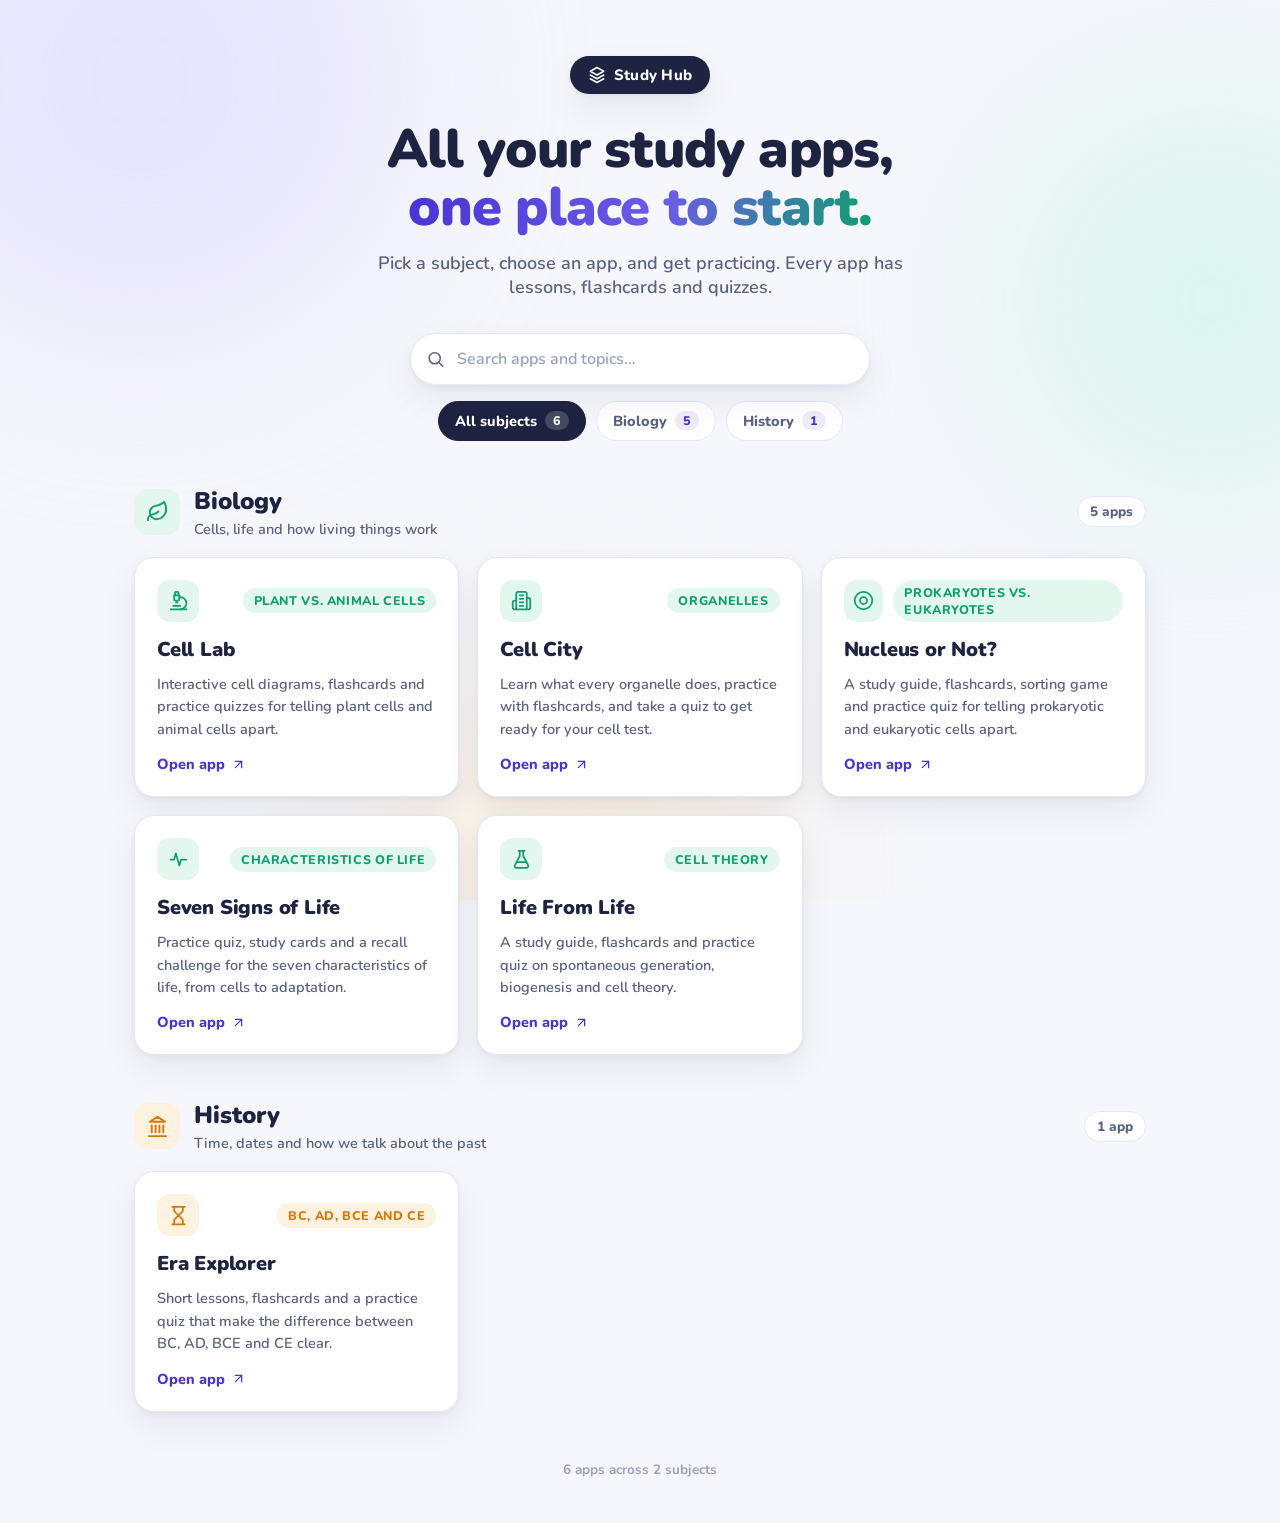
<file: study-hub/index.html>
<!DOCTYPE html>
<html lang="en">
<head>
  <meta charset="UTF-8" />
  <meta name="viewport" content="width=device-width, initial-scale=1.0" />
  <title>Study Hub · All your study apps in one place</title>
  <meta name="description" content="A gateway to every published study app, organized by subject: biology and history." />
  <link rel="icon" href="favicon.svg" type="image/svg+xml" />
  <link rel="preconnect" href="https://fonts.googleapis.com" />
  <link rel="preconnect" href="https://fonts.gstatic.com" crossorigin />
  <link href="https://fonts.googleapis.com/css2?family=Nunito:wght@400;600;700;800;900&display=swap" rel="stylesheet" />
  <link rel="stylesheet" href="styles.css" />
</head>
<body>
  <div class="bg-blobs" aria-hidden="true">
    <div class="blob blob-1"></div>
    <div class="blob blob-2"></div>
    <div class="blob blob-3"></div>
  </div>

  <header class="hero">
    <div class="hero-badge">
      <svg viewBox="0 0 24 24" fill="none" stroke="currentColor" stroke-width="2" stroke-linecap="round" stroke-linejoin="round" aria-hidden="true">
        <path d="M12 2 3 7l9 5 9-5-9-5Z"/><path d="M3 12l9 5 9-5"/><path d="M3 17l9 5 9-5"/>
      </svg>
      <span>Study Hub</span>
    </div>
    <h1>All your study apps,<br /><span class="accent">one place to start.</span></h1>
    <p class="hero-sub">Pick a subject, choose an app, and get practicing. Every app has lessons, flashcards and quizzes.</p>

    <div class="toolbar">
      <div class="search-wrap">
        <svg viewBox="0 0 24 24" fill="none" stroke="currentColor" stroke-width="2" stroke-linecap="round" aria-hidden="true">
          <circle cx="11" cy="11" r="7"/><path d="m21 21-4.3-4.3"/>
        </svg>
        <input id="search" type="search" placeholder="Search apps and topics…" autocomplete="off" />
      </div>
      <div class="chips" id="chips" role="tablist" aria-label="Filter by subject"></div>
    </div>
  </header>

  <main id="catalog" class="catalog"></main>

  <p id="empty" class="empty" hidden>No apps match your search. Try a different word.</p>

  <footer class="footer">
    <span id="footer-count"></span>
  </footer>

  <script src="apps.js"></script>
  <script src="main.js"></script>
</body>
</html>
</file>
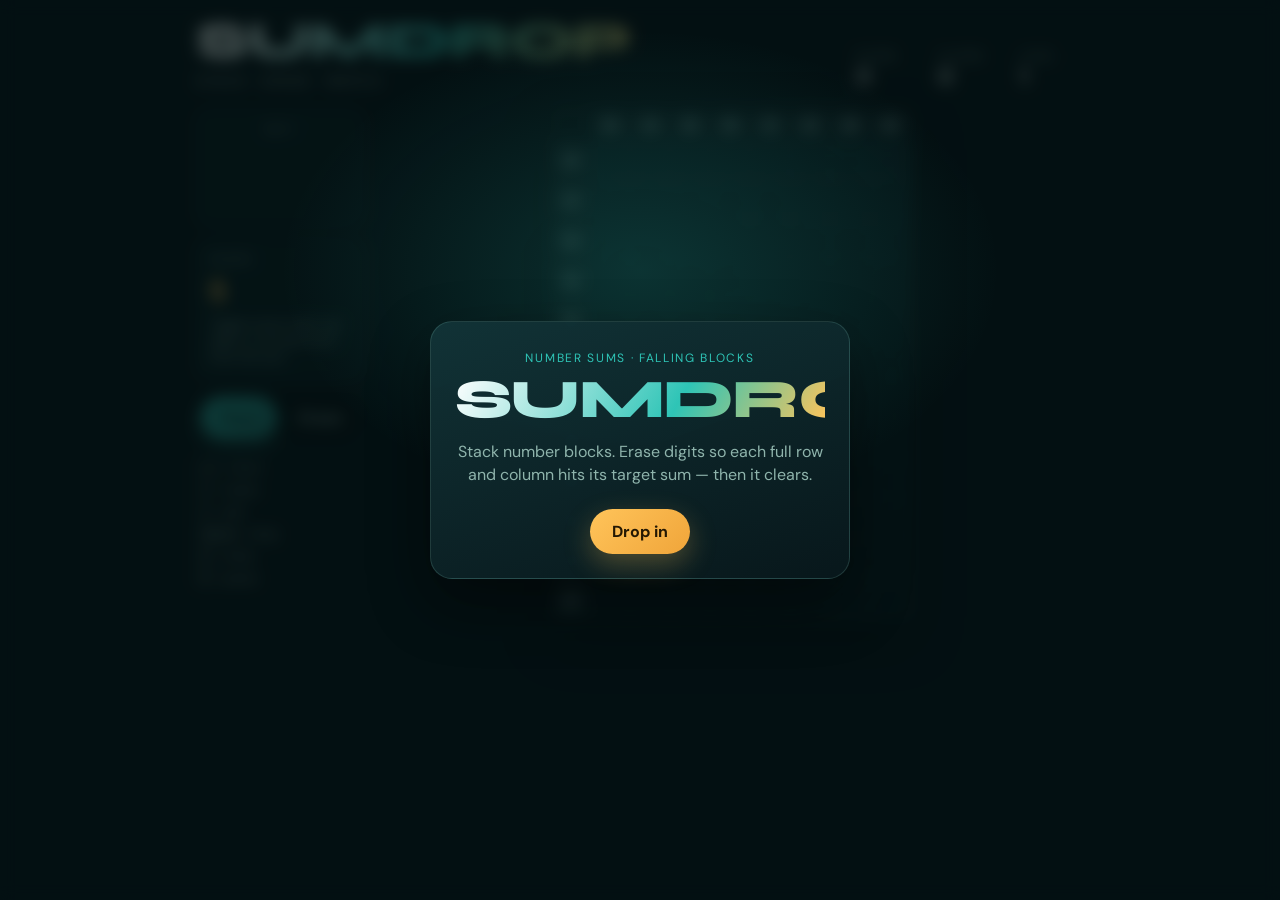
<file: sumdrop/index.html>
<!DOCTYPE html>
<html lang="en">
<head>
  <meta charset="UTF-8" />
  <meta name="viewport" content="width=device-width, initial-scale=1, viewport-fit=cover" />
  <meta name="theme-color" content="#0a1f24" />
  <meta name="description" content="SUMDROP — Tetris gravity meets Number Sums. Stack digits, erase to match targets, clear lines." />
  <title>SUMDROP</title>
  <link rel="icon" href="favicon.svg" type="image/svg+xml" />
  <link rel="preconnect" href="https://fonts.googleapis.com" />
  <link rel="preconnect" href="https://fonts.gstatic.com" crossorigin />
  <link href="https://fonts.googleapis.com/css2?family=DM+Sans:wght@500;700&family=Syne:wght@700;800&display=swap" rel="stylesheet" />
  <link rel="stylesheet" href="style.css" />
</head>
<body>
  <div class="bg" aria-hidden="true"></div>
  <div class="app">
    <header class="top">
      <div class="brand">
        <h1>SUMDROP</h1>
        <p>Stack · Erase · Match</p>
      </div>
      <div class="stats" aria-label="Score">
        <div class="stat"><span class="label">Score</span><strong id="score">0</strong></div>
        <div class="stat"><span class="label">Clears</span><strong id="lines">0</strong></div>
        <div class="stat"><span class="label">Level</span><strong id="level">1</strong></div>
      </div>
    </header>

    <main class="main">
      <aside class="side">
        <div class="panel next-panel">
          <span class="panel-label">Next</span>
          <canvas id="next" width="120" height="72" aria-label="Next piece"></canvas>
        </div>
        <div class="panel erase-panel">
          <span class="panel-label">Erases</span>
          <strong id="erase-count">5</strong>
          <p class="hint">Toggle erase mode, tap digits to exclude them from the sum.</p>
        </div>
        <div class="mode-toggle" role="group" aria-label="Input mode">
          <button type="button" id="btn-play" class="active">Place</button>
          <button type="button" id="btn-erase">Erase</button>
        </div>
        <ul class="keys">
          <li><kbd>←→</kbd> move</li>
          <li><kbd>↑</kbd> rotate</li>
          <li><kbd>↓</kbd> soft</li>
          <li><kbd>Space</kbd> drop</li>
          <li><kbd>E</kbd> erase</li>
          <li><kbd>P</kbd> pause</li>
        </ul>
      </aside>

      <section id="stage" class="stage">
        <canvas id="board" aria-label="SUMDROP board"></canvas>
      </section>
    </main>

    <nav class="pad" aria-label="Touch controls">
      <button type="button" id="btn-left" aria-label="Move left">◀</button>
      <button type="button" id="btn-rotate" aria-label="Rotate">↻</button>
      <button type="button" id="btn-down" aria-label="Soft drop">▼</button>
      <button type="button" id="btn-right" aria-label="Move right">▶</button>
      <button type="button" id="btn-drop" class="drop" aria-label="Hard drop">DROP</button>
    </nav>
  </div>

  <div id="overlay" class="overlay">
    <div class="overlay-card">
      <p class="eyebrow">Number sums · falling blocks</p>
      <h2 id="overlay-title">SUMDROP</h2>
      <p id="overlay-body">Stack number blocks. Erase digits so each full row and column hits its target sum — then it clears.</p>
      <div class="overlay-actions">
        <button type="button" id="btn-start" class="primary">Drop in</button>
        <button type="button" id="btn-resume" class="ghost hidden">Resume</button>
      </div>
    </div>
  </div>

  <script src="game.js"></script>
</body>
</html>
</file>
<file: study-hub/styles.css>
:root {
  --bg: #f6f7fc;
  --ink: #1d2340;
  --ink-soft: #5a6180;
  --card: #ffffff;
  --line: #e5e8f4;
  --violet: #6c5ce7;
  --violet-deep: #4834d4;
  --bio: #0d9f6e;
  --bio-soft: #e3f7ef;
  --hist: #d97706;
  --hist-soft: #fdf1df;
  --radius: 20px;
  --shadow: 0 2px 6px rgba(29, 35, 64, 0.06), 0 14px 34px rgba(29, 35, 64, 0.07);
  --shadow-lift: 0 4px 10px rgba(29, 35, 64, 0.08), 0 22px 44px rgba(72, 52, 212, 0.16);
}

* { box-sizing: border-box; }

body {
  margin: 0;
  font-family: "Nunito", system-ui, -apple-system, sans-serif;
  background: var(--bg);
  color: var(--ink);
  min-height: 100vh;
  overflow-x: hidden;
}

.bg-blobs {
  position: fixed;
  inset: 0;
  z-index: -1;
  overflow: hidden;
}
.blob {
  position: absolute;
  border-radius: 50%;
  filter: blur(90px);
  opacity: 0.5;
}
.blob-1 { width: 520px; height: 520px; background: #d9d4ff; top: -180px; left: -120px; }
.blob-2 { width: 420px; height: 420px; background: #c6f2e2; top: 10%; right: -140px; }
.blob-3 { width: 380px; height: 380px; background: #ffe8c7; bottom: -160px; left: 30%; }

.hero {
  max-width: 1060px;
  margin: 0 auto;
  padding: 56px 24px 8px;
  text-align: center;
}

.hero-badge {
  display: inline-flex;
  align-items: center;
  gap: 8px;
  background: var(--ink);
  color: #fff;
  font-weight: 800;
  font-size: 15px;
  letter-spacing: 0.02em;
  padding: 9px 18px;
  border-radius: 999px;
  box-shadow: var(--shadow);
}
.hero-badge svg { width: 18px; height: 18px; }

h1 {
  font-size: clamp(34px, 5.4vw, 54px);
  font-weight: 900;
  line-height: 1.08;
  margin: 26px 0 14px;
  letter-spacing: -0.015em;
}
.accent {
  background: linear-gradient(100deg, var(--violet-deep), var(--violet) 55%, var(--bio));
  -webkit-background-clip: text;
  background-clip: text;
  color: transparent;
}

.hero-sub {
  color: var(--ink-soft);
  font-size: 18px;
  font-weight: 600;
  max-width: 560px;
  margin: 0 auto 34px;
}

.toolbar {
  display: flex;
  flex-direction: column;
  align-items: center;
  gap: 16px;
}

.search-wrap {
  position: relative;
  width: min(460px, 100%);
}
.search-wrap svg {
  position: absolute;
  left: 16px;
  top: 50%;
  transform: translateY(-50%);
  width: 19px;
  height: 19px;
  color: var(--ink-soft);
  pointer-events: none;
}
#search {
  width: 100%;
  font: inherit;
  font-weight: 600;
  padding: 14px 18px 14px 46px;
  border: 1.5px solid var(--line);
  border-radius: 999px;
  background: var(--card);
  color: var(--ink);
  box-shadow: var(--shadow);
  outline: none;
  transition: border-color 0.15s, box-shadow 0.15s;
}
#search:focus { border-color: var(--violet); }
#search::placeholder { color: #9aa1bd; }

.chips {
  display: flex;
  flex-wrap: wrap;
  justify-content: center;
  gap: 10px;
}
.chip {
  font: inherit;
  font-weight: 800;
  font-size: 14.5px;
  color: var(--ink-soft);
  background: var(--card);
  border: 1.5px solid var(--line);
  border-radius: 999px;
  padding: 9px 16px;
  cursor: pointer;
  display: inline-flex;
  align-items: center;
  gap: 8px;
  transition: all 0.15s;
}
.chip:hover { border-color: var(--violet); color: var(--violet-deep); }
.chip.active {
  background: var(--ink);
  border-color: var(--ink);
  color: #fff;
}
.chip-count {
  background: rgba(108, 92, 231, 0.12);
  color: var(--violet-deep);
  border-radius: 999px;
  font-size: 12.5px;
  padding: 1px 8px;
}
.chip.active .chip-count { background: rgba(255, 255, 255, 0.18); color: #fff; }

.catalog {
  max-width: 1060px;
  margin: 0 auto;
  padding: 36px 24px 12px;
  display: flex;
  flex-direction: column;
  gap: 44px;
}

.category-head {
  display: flex;
  align-items: center;
  gap: 14px;
  margin-bottom: 18px;
  text-align: left;
}
.category-head h2 {
  margin: 0;
  font-size: 24px;
  font-weight: 900;
}
.category-head p {
  margin: 2px 0 0;
  color: var(--ink-soft);
  font-weight: 600;
  font-size: 14.5px;
}
.category-icon {
  display: grid;
  place-items: center;
  width: 46px;
  height: 46px;
  border-radius: 14px;
  flex-shrink: 0;
}
.category-icon .icon { width: 23px; height: 23px; }
.cat-biology .category-icon { background: var(--bio-soft); color: var(--bio); }
.cat-history .category-icon { background: var(--hist-soft); color: var(--hist); }
.category-count {
  margin-left: auto;
  color: var(--ink-soft);
  font-weight: 800;
  font-size: 13.5px;
  background: var(--card);
  border: 1.5px solid var(--line);
  padding: 5px 12px;
  border-radius: 999px;
  white-space: nowrap;
}

.grid {
  display: grid;
  grid-template-columns: repeat(auto-fill, minmax(290px, 1fr));
  gap: 18px;
}

.card {
  display: flex;
  flex-direction: column;
  gap: 10px;
  background: var(--card);
  border: 1.5px solid var(--line);
  border-radius: var(--radius);
  padding: 22px;
  text-decoration: none;
  color: inherit;
  text-align: left;
  box-shadow: var(--shadow);
  transition: transform 0.18s ease, box-shadow 0.18s ease, border-color 0.18s;
}
.card:hover {
  transform: translateY(-4px);
  box-shadow: var(--shadow-lift);
  border-color: var(--violet);
}

.card-top {
  display: flex;
  align-items: center;
  justify-content: space-between;
  gap: 10px;
}
.card-icon {
  display: grid;
  place-items: center;
  width: 42px;
  height: 42px;
  border-radius: 13px;
}
.card-icon .icon { width: 21px; height: 21px; }
.card.cat-biology .card-icon { background: var(--bio-soft); color: var(--bio); }
.card.cat-history .card-icon { background: var(--hist-soft); color: var(--hist); }

.card-topic {
  font-size: 12.5px;
  font-weight: 800;
  text-transform: uppercase;
  letter-spacing: 0.05em;
  padding: 4px 11px;
  border-radius: 999px;
}
.card.cat-biology .card-topic { background: var(--bio-soft); color: var(--bio); }
.card.cat-history .card-topic { background: var(--hist-soft); color: var(--hist); }

.card-title {
  margin: 4px 0 0;
  font-size: 20px;
  font-weight: 900;
  letter-spacing: -0.01em;
}
.card-desc {
  margin: 0;
  color: var(--ink-soft);
  font-weight: 600;
  font-size: 14.5px;
  line-height: 1.55;
  flex-grow: 1;
}
.card-open {
  display: inline-flex;
  align-items: center;
  gap: 6px;
  font-weight: 800;
  font-size: 14.5px;
  color: var(--violet-deep);
  margin-top: 4px;
}
.card-open .arrow {
  width: 15px;
  height: 15px;
  transition: transform 0.18s;
}
.card:hover .card-open .arrow { transform: translate(2px, -2px); }

.empty {
  text-align: center;
  color: var(--ink-soft);
  font-weight: 700;
  padding: 40px 24px;
}

.footer {
  text-align: center;
  color: #9aa1bd;
  font-weight: 700;
  font-size: 13.5px;
  padding: 36px 24px 44px;
}

@media (max-width: 560px) {
  .hero { padding-top: 40px; }
  .category-head p { display: none; }
}
</file>
<file: sumdrop/style.css>
:root {
  --ink: #e8f7f2;
  --muted: #8fb4ac;
  --deep: #07161a;
  --panel: rgba(10, 36, 40, 0.72);
  --line: rgba(140, 210, 195, 0.18);
  --gold: #ffc45a;
  --coral: #ff7a64;
  --teal: #2ec4b6;
  --glow: rgba(46, 196, 182, 0.28);
  font-synthesis: none;
}

* { box-sizing: border-box; }

html, body {
  margin: 0;
  min-height: 100%;
  background: var(--deep);
  color: var(--ink);
  font-family: "DM Sans", system-ui, sans-serif;
}

body {
  min-height: 100dvh;
  overflow-x: hidden;
}

.bg {
  position: fixed;
  inset: 0;
  z-index: -1;
  background:
    radial-gradient(900px 500px at 15% -10%, rgba(46, 196, 182, 0.28), transparent 55%),
    radial-gradient(700px 420px at 90% 10%, rgba(255, 196, 90, 0.16), transparent 50%),
    radial-gradient(600px 500px at 50% 110%, rgba(255, 122, 100, 0.12), transparent 45%),
    linear-gradient(165deg, #0c2a30 0%, #07161a 48%, #0a1c22 100%);
  animation: drift 18s ease-in-out infinite alternate;
}

@keyframes drift {
  from { filter: hue-rotate(0deg); }
  to { filter: hue-rotate(12deg); }
}

.app {
  max-width: 920px;
  margin: 0 auto;
  padding: 18px 16px 110px;
}

.top {
  display: flex;
  flex-wrap: wrap;
  align-items: flex-end;
  justify-content: space-between;
  gap: 14px 24px;
  margin-bottom: 18px;
}

.brand h1 {
  margin: 0;
  font-family: Syne, "DM Sans", sans-serif;
  font-weight: 800;
  font-size: clamp(2rem, 6vw, 3.1rem);
  letter-spacing: -0.03em;
  line-height: 0.95;
  background: linear-gradient(120deg, #f5fffb 10%, var(--teal) 55%, var(--gold) 110%);
  -webkit-background-clip: text;
  background-clip: text;
  color: transparent;
  animation: brandIn 0.8s ease both;
}

.brand p {
  margin: 6px 0 0;
  color: var(--muted);
  font-size: 0.92rem;
  letter-spacing: 0.08em;
  text-transform: uppercase;
  animation: brandIn 0.8s 0.08s ease both;
}

@keyframes brandIn {
  from { opacity: 0; transform: translateY(10px); }
  to { opacity: 1; transform: none; }
}

.stats {
  display: flex;
  gap: 18px;
}

.stat {
  min-width: 64px;
}

.stat .label {
  display: block;
  font-size: 0.7rem;
  letter-spacing: 0.08em;
  text-transform: uppercase;
  color: var(--muted);
}

.stat strong {
  font-size: 1.35rem;
  font-variant-numeric: tabular-nums;
}

.main {
  display: grid;
  grid-template-columns: 168px 1fr;
  gap: 16px;
  align-items: start;
}

.side {
  display: flex;
  flex-direction: column;
  gap: 12px;
}

.panel {
  background: var(--panel);
  border: 1px solid var(--line);
  border-radius: 14px;
  padding: 12px;
  backdrop-filter: blur(8px);
}

.panel-label {
  display: block;
  font-size: 0.68rem;
  letter-spacing: 0.1em;
  text-transform: uppercase;
  color: var(--muted);
  margin-bottom: 6px;
}

.next-panel {
  display: flex;
  flex-direction: column;
  align-items: center;
}

.erase-panel strong {
  display: block;
  font-size: 1.8rem;
  color: var(--gold);
  font-variant-numeric: tabular-nums;
}

.erase-panel strong.shake {
  animation: shake 0.35s ease;
  color: var(--coral);
}

@keyframes shake {
  0%, 100% { transform: translateX(0); }
  25% { transform: translateX(-4px); }
  75% { transform: translateX(4px); }
}

.erase-panel .hint {
  margin: 6px 0 0;
  font-size: 0.78rem;
  line-height: 1.35;
  color: var(--muted);
}

.mode-toggle {
  display: grid;
  grid-template-columns: 1fr 1fr;
  gap: 6px;
  padding: 4px;
  border-radius: 999px;
  background: rgba(0, 0, 0, 0.28);
  border: 1px solid var(--line);
}

.mode-toggle button {
  border: 0;
  background: transparent;
  color: var(--muted);
  font: inherit;
  font-weight: 700;
  padding: 10px 8px;
  border-radius: 999px;
  cursor: pointer;
}

.mode-toggle button.active {
  background: linear-gradient(135deg, rgba(46, 196, 182, 0.95), rgba(36, 150, 140, 0.95));
  color: #04201c;
  box-shadow: 0 0 0 1px rgba(255, 255, 255, 0.08), 0 8px 20px var(--glow);
}

body[data-mode="erase"] .mode-toggle #btn-erase.active {
  background: linear-gradient(135deg, #ff8d78, #e85d4a);
  color: #2a0c08;
  box-shadow: 0 8px 20px rgba(255, 122, 100, 0.35);
}

.keys {
  list-style: none;
  margin: 4px 0 0;
  padding: 0;
  color: var(--muted);
  font-size: 0.78rem;
  display: grid;
  gap: 4px;
}

.keys kbd {
  display: inline-block;
  min-width: 1.6em;
  padding: 1px 5px;
  border-radius: 5px;
  border: 1px solid var(--line);
  background: rgba(255, 255, 255, 0.04);
  font-size: 0.72rem;
  margin-right: 4px;
}

.stage {
  display: flex;
  justify-content: center;
  min-height: 320px;
}

#board {
  display: block;
  border-radius: 14px;
  box-shadow: 0 18px 50px rgba(0, 0, 0, 0.35), 0 0 0 1px var(--line);
  cursor: crosshair;
  touch-action: none;
}

body[data-mode="play"] #board {
  cursor: default;
}

.pad {
  position: fixed;
  left: 0;
  right: 0;
  bottom: 0;
  display: none;
  grid-template-columns: repeat(4, 1fr) 1.3fr;
  gap: 8px;
  padding: 10px 12px calc(10px + env(safe-area-inset-bottom));
  background: linear-gradient(180deg, transparent, rgba(5, 16, 18, 0.92) 28%);
  backdrop-filter: blur(10px);
}

.pad button {
  border: 1px solid var(--line);
  background: rgba(14, 40, 44, 0.9);
  color: var(--ink);
  font: inherit;
  font-weight: 700;
  font-size: 1.1rem;
  border-radius: 14px;
  min-height: 52px;
  cursor: pointer;
}

.pad .drop {
  background: linear-gradient(160deg, var(--gold), #e09a2e);
  color: #241803;
  border-color: transparent;
  font-size: 0.85rem;
  letter-spacing: 0.06em;
}

.overlay {
  position: fixed;
  inset: 0;
  display: grid;
  place-items: center;
  padding: 20px;
  background:
    radial-gradient(600px 400px at 50% 30%, rgba(46, 196, 182, 0.18), transparent 60%),
    rgba(4, 14, 16, 0.72);
  backdrop-filter: blur(8px);
  z-index: 20;
  animation: fadeIn 0.35s ease;
}

.overlay.hidden { display: none; }

@keyframes fadeIn {
  from { opacity: 0; }
  to { opacity: 1; }
}

.overlay-card {
  width: min(420px, 100%);
  text-align: center;
  padding: 28px 24px 24px;
  border-radius: 22px;
  border: 1px solid var(--line);
  background:
    linear-gradient(160deg, rgba(18, 52, 56, 0.95), rgba(8, 24, 28, 0.96));
  box-shadow: 0 24px 60px rgba(0, 0, 0, 0.45);
  animation: rise 0.45s ease both;
}

@keyframes rise {
  from { opacity: 0; transform: translateY(16px) scale(0.98); }
  to { opacity: 1; transform: none; }
}

.eyebrow {
  margin: 0 0 8px;
  color: var(--teal);
  font-size: 0.75rem;
  letter-spacing: 0.14em;
  text-transform: uppercase;
}

.overlay-card h2 {
  margin: 0;
  font-family: Syne, "DM Sans", sans-serif;
  font-weight: 800;
  font-size: clamp(2.2rem, 8vw, 3.4rem);
  letter-spacing: -0.03em;
  line-height: 0.95;
  background: linear-gradient(120deg, #fff, var(--teal) 60%, var(--gold));
  -webkit-background-clip: text;
  background-clip: text;
  color: transparent;
}

.overlay-card p:not(.eyebrow) {
  margin: 14px auto 0;
  max-width: 34ch;
  color: var(--muted);
  line-height: 1.45;
}

.overlay-actions {
  display: flex;
  flex-wrap: wrap;
  gap: 10px;
  justify-content: center;
  margin-top: 22px;
}

.overlay-actions button,
.primary,
.ghost {
  font: inherit;
  font-weight: 700;
  border-radius: 999px;
  padding: 12px 22px;
  cursor: pointer;
}

.primary {
  border: 0;
  background: linear-gradient(135deg, var(--gold), #f0a53a);
  color: #241803;
  box-shadow: 0 10px 28px rgba(255, 196, 90, 0.28);
}

.ghost {
  border: 1px solid var(--line);
  background: transparent;
  color: var(--ink);
}

.hidden { display: none !important; }

@media (max-width: 760px) {
  .app { padding-bottom: 120px; }
  .main { grid-template-columns: 1fr; }
  .side {
    display: grid;
    grid-template-columns: 1fr 1fr;
    gap: 10px;
  }
  .mode-toggle { grid-column: 1 / -1; }
  .keys { display: none; }
  .pad { display: grid; }
  .erase-panel .hint { display: none; }
}

@media (max-width: 420px) {
  .stats { gap: 12px; }
  .stat strong { font-size: 1.15rem; }
}
</file>
